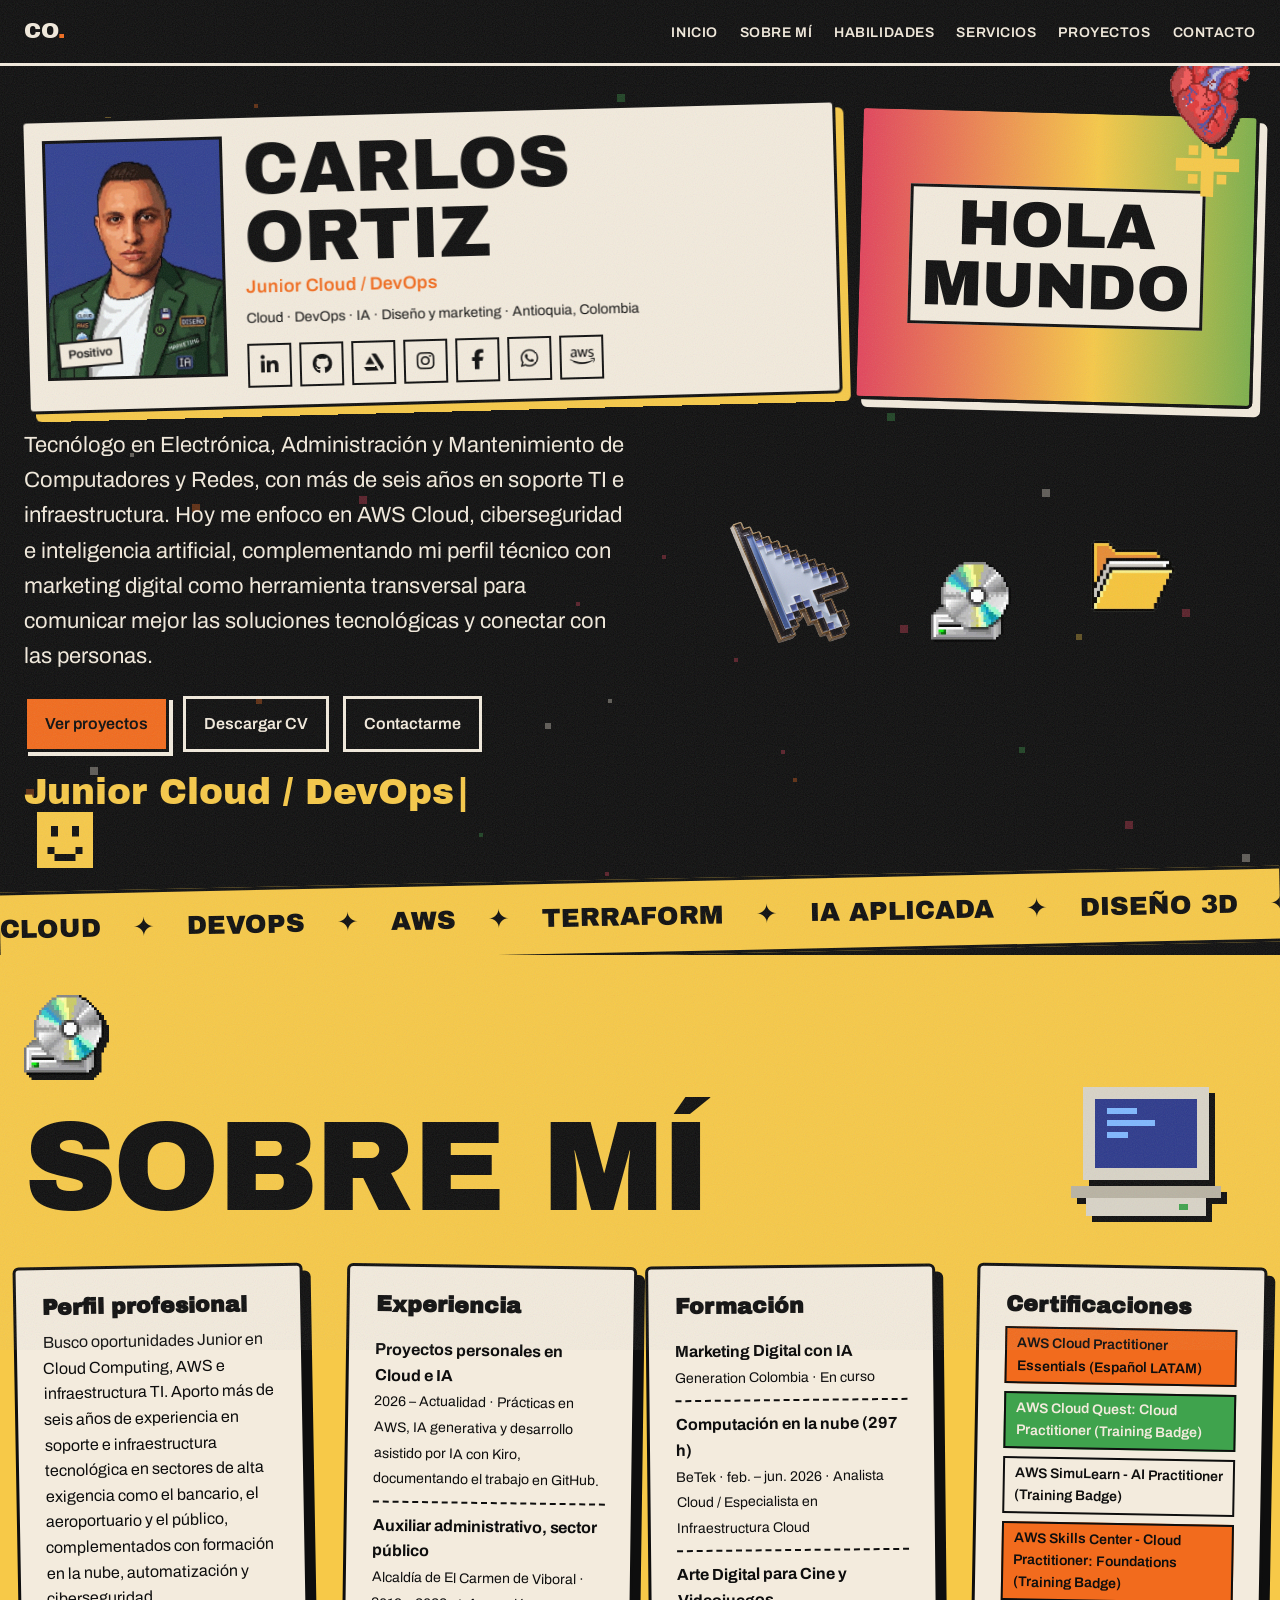
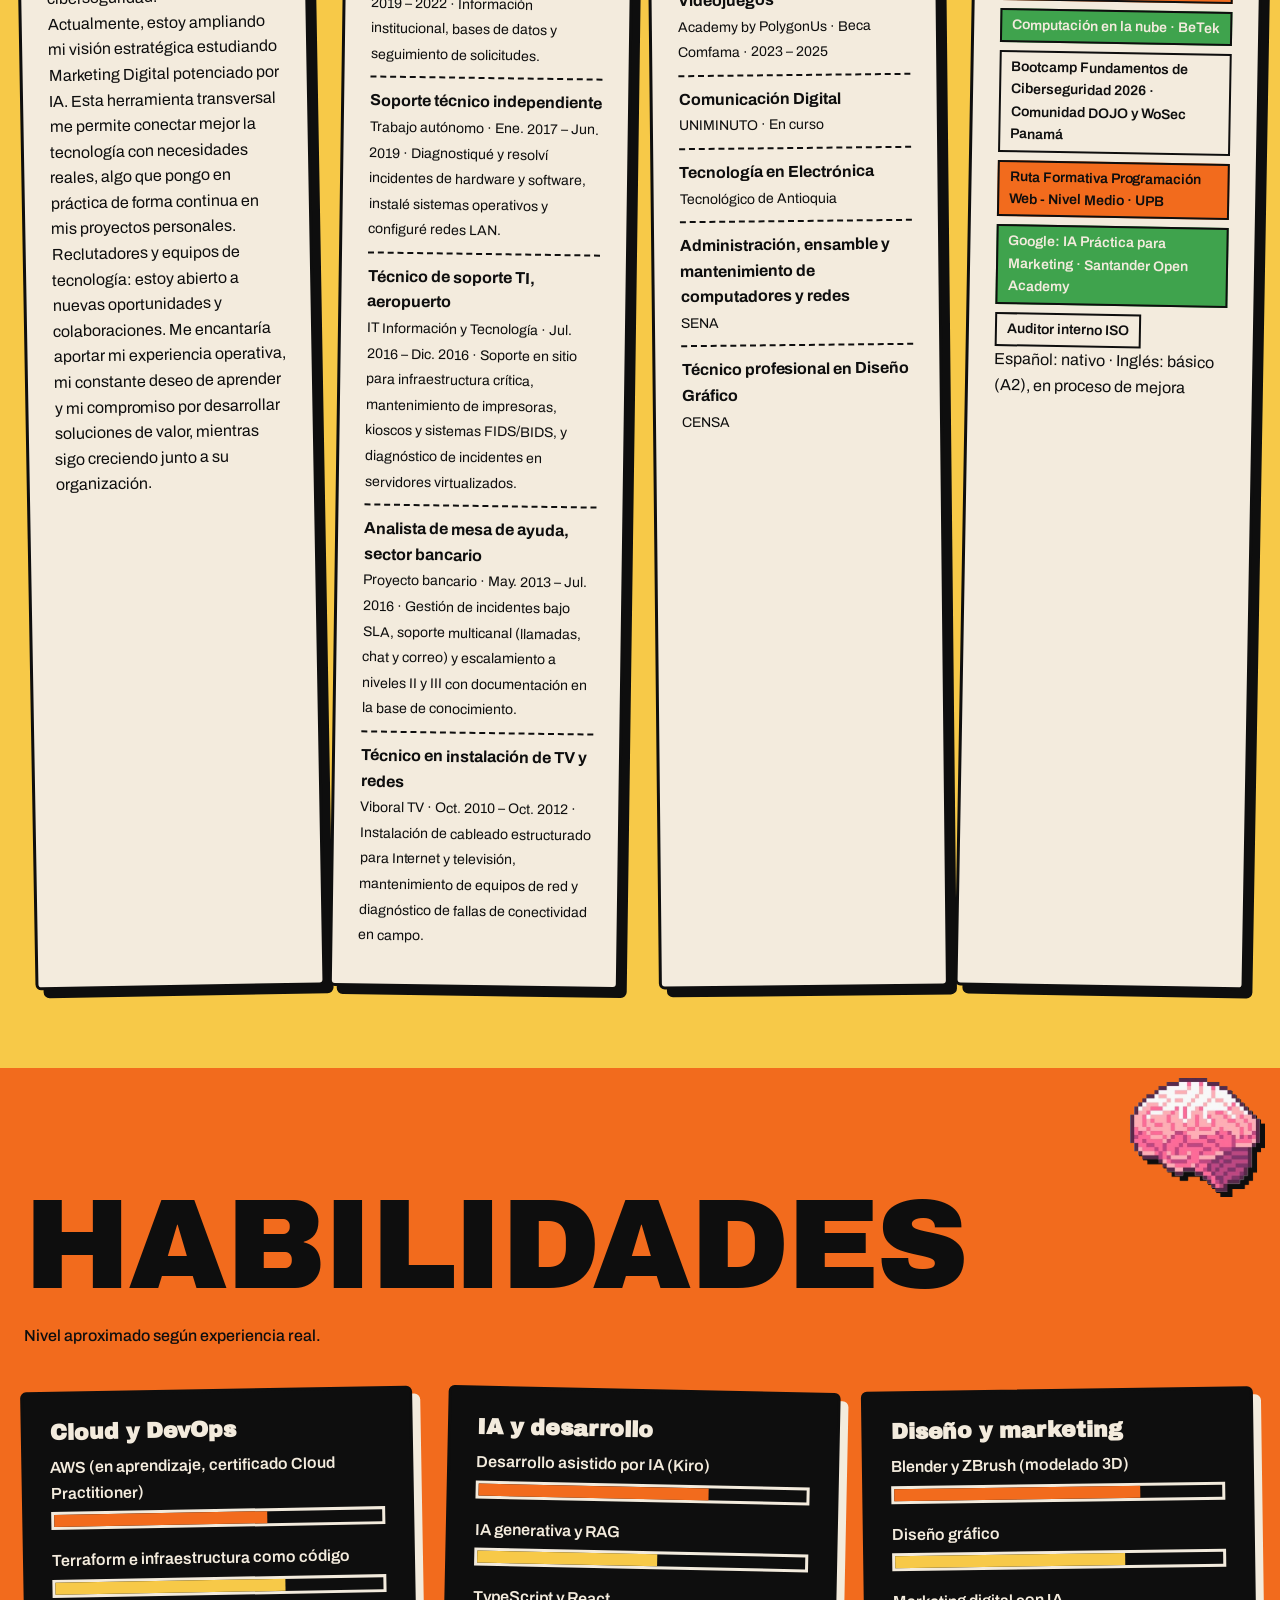
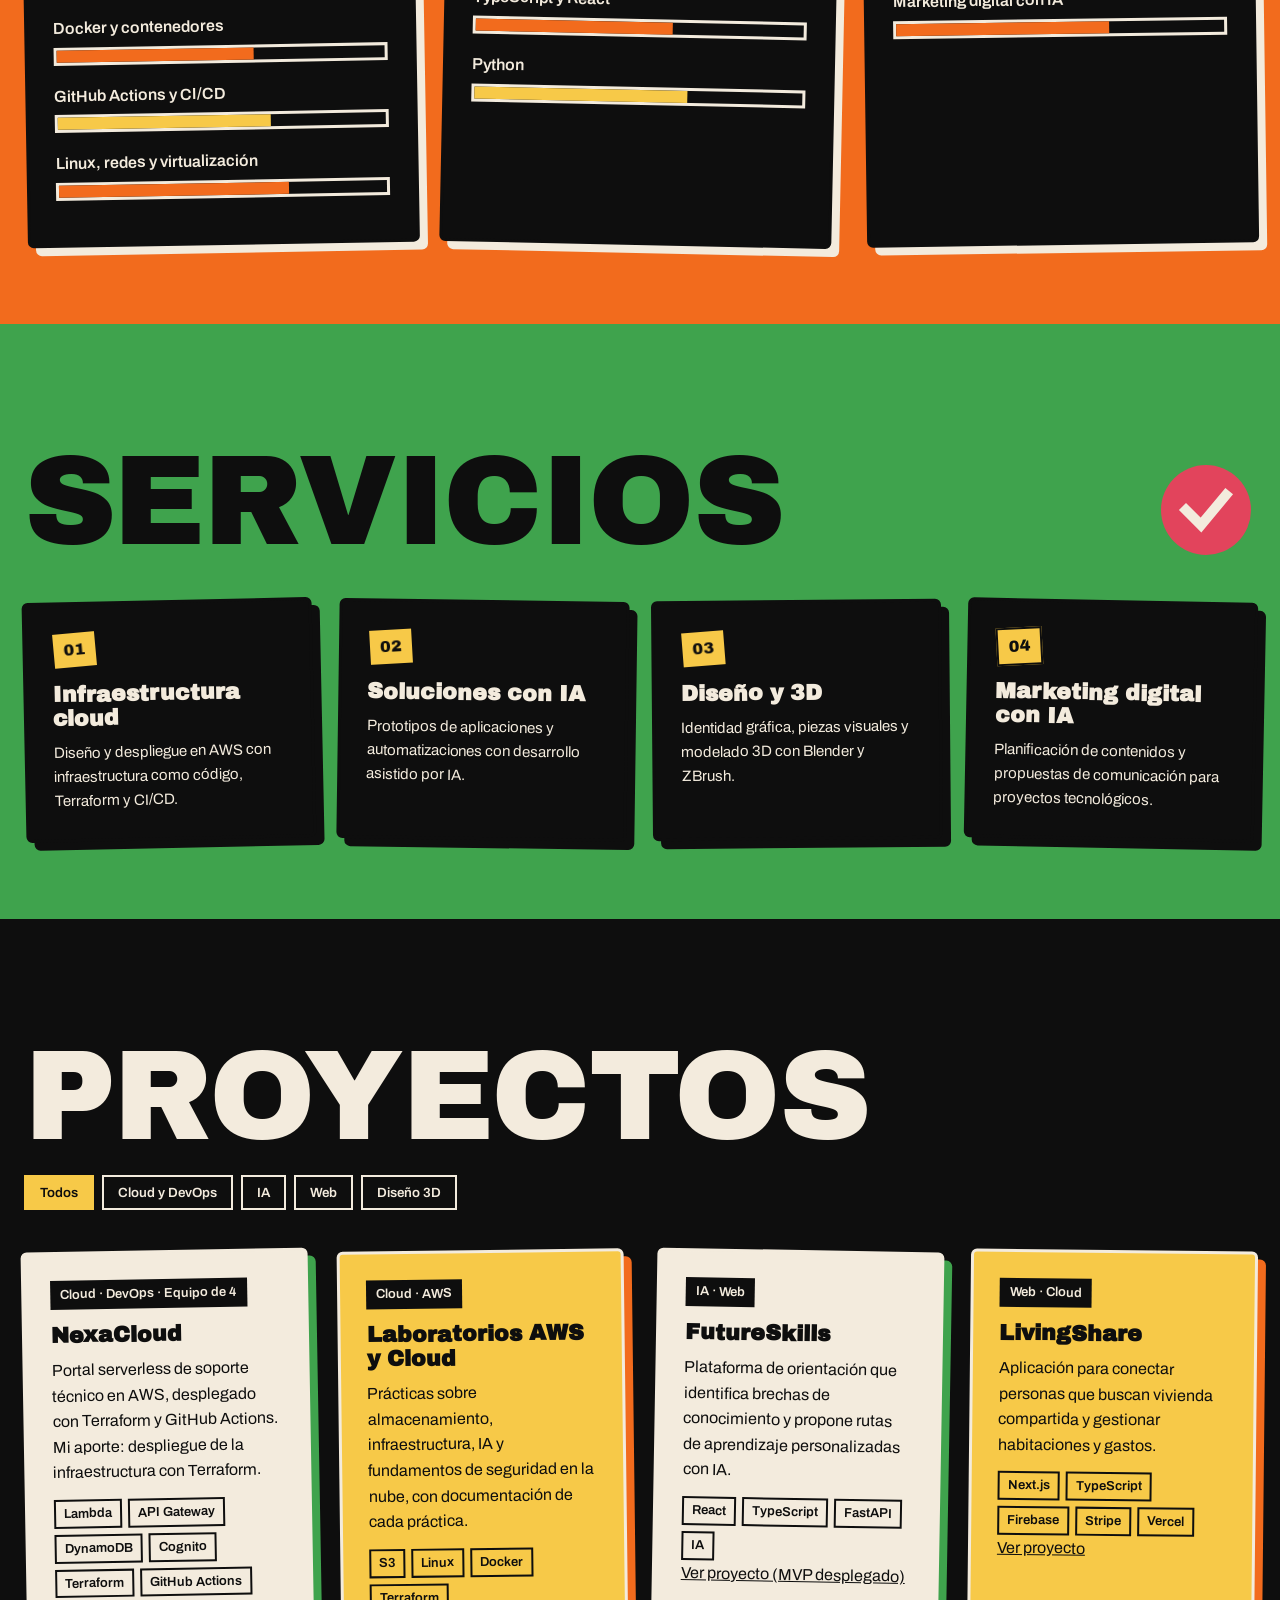
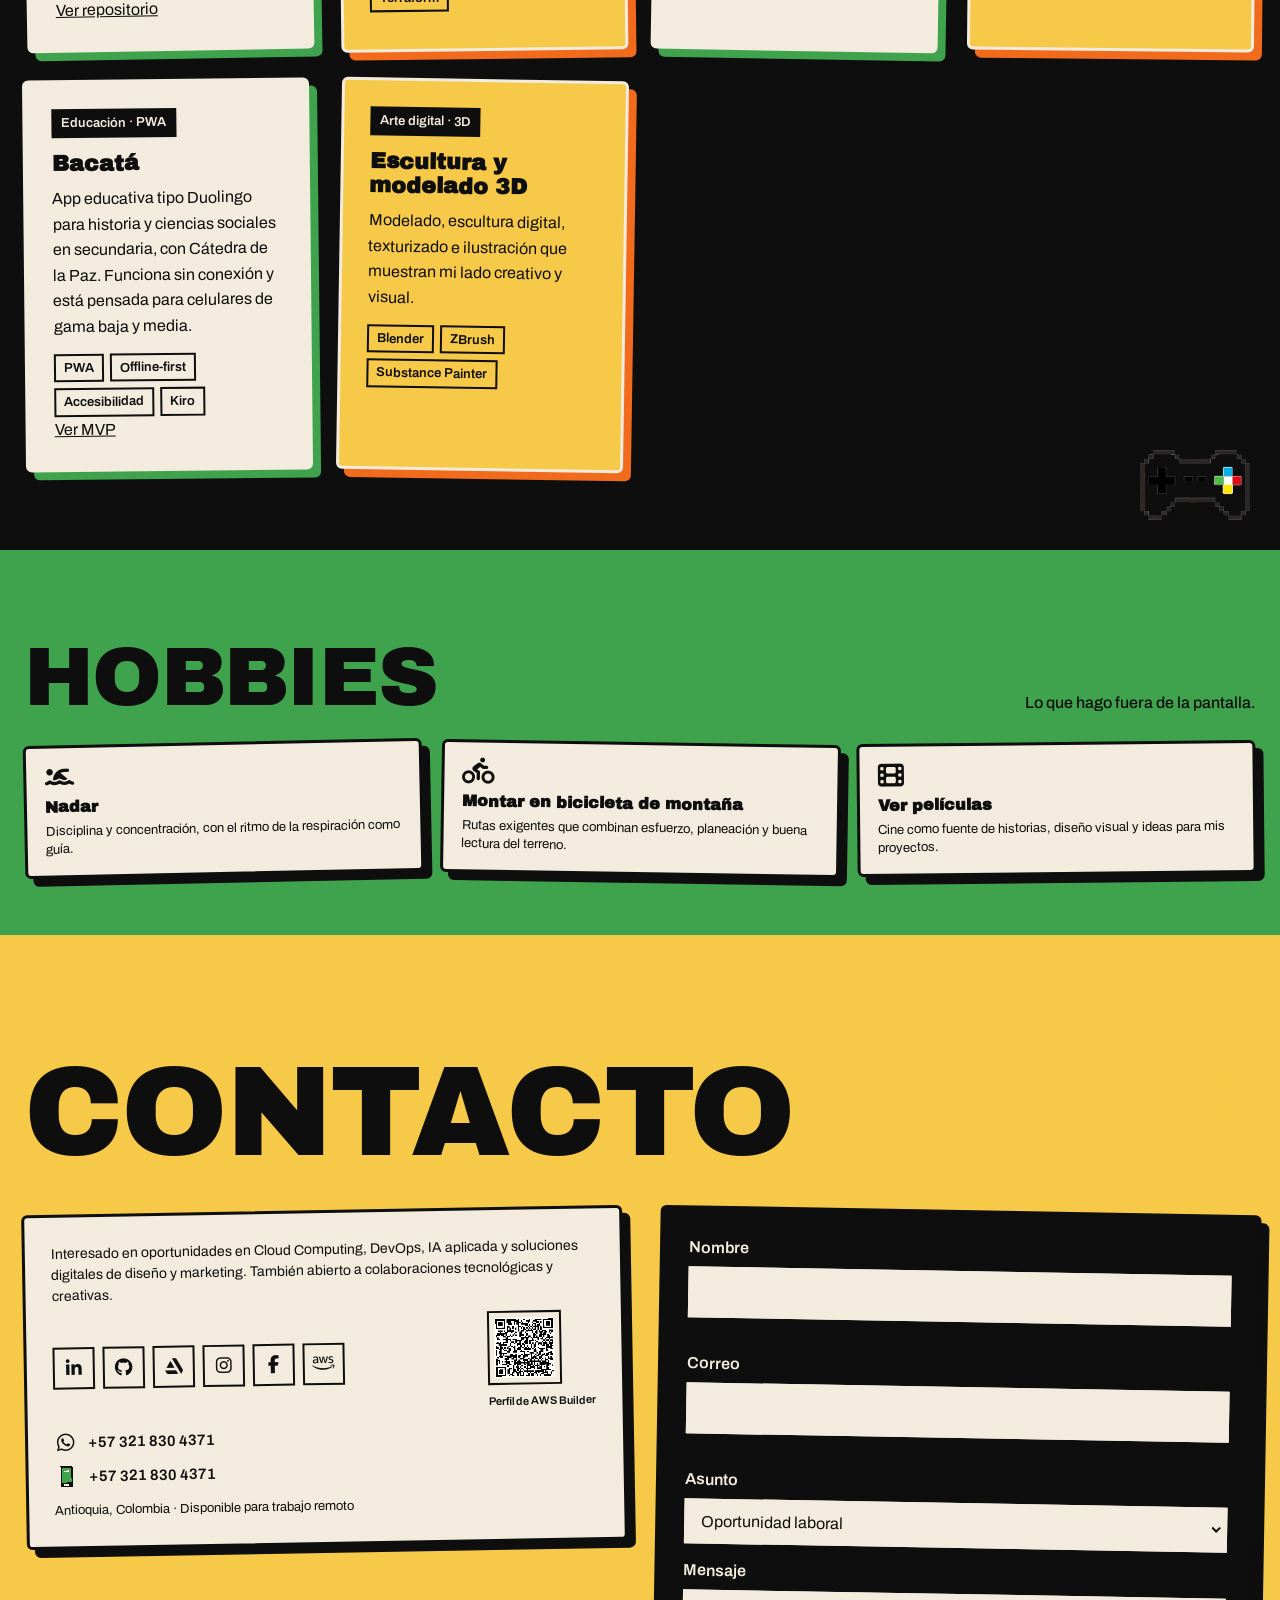
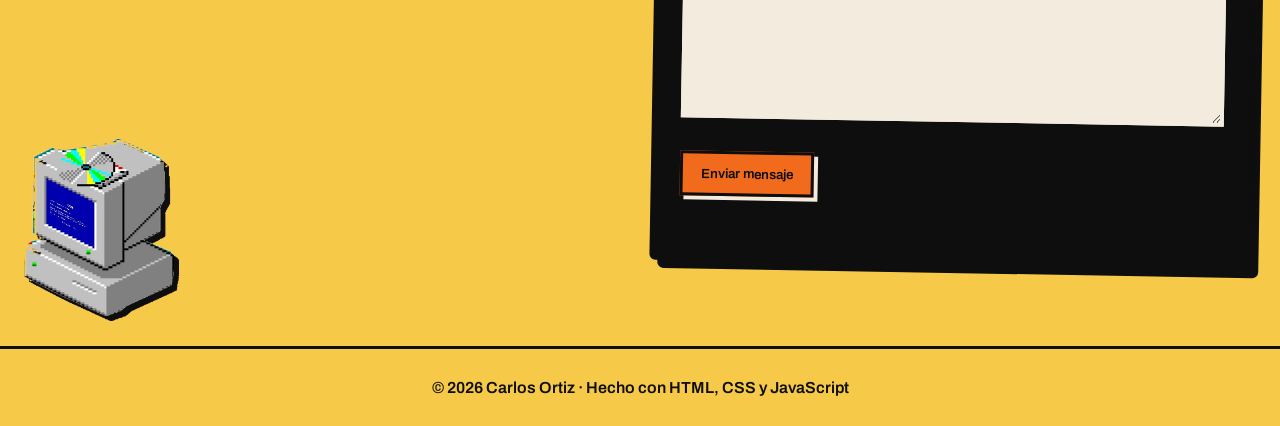
<file: index.html>
<!DOCTYPE html>
<html lang="es">
<head>
  <meta charset="UTF-8">
  <meta name="viewport" content="width=device-width, initial-scale=1.0">
  <meta name="description" content="Portafolio de Carlos Ortiz: Cloud, AWS, infraestructura TI, soporte técnico y soluciones digitales con IA.">
  <title>Carlos Ortiz | Cloud, infraestructura y soporte TI</title>
  <link rel="preconnect" href="https://fonts.googleapis.com">
  <link rel="preconnect" href="https://fonts.gstatic.com" crossorigin>
  <link href="https://fonts.googleapis.com/css2?family=Archivo+Black&family=Archivo:wght@400;500;600&display=swap" rel="stylesheet">
  <link rel="stylesheet" href="https://cdnjs.cloudflare.com/ajax/libs/font-awesome/6.5.2/css/all.min.css">
  <link rel="stylesheet" href="styles.css?v=3">
</head>
<body>
  <!-- Símbolos pixel art reutilizables -->
  <svg width="0" height="0" style="position:absolute" aria-hidden="true">
    <symbol id="pc" viewBox="0 0 120 100">
      <rect x="18" y="8" width="84" height="62" fill="#D9D4C7"/>
      <rect x="26" y="16" width="68" height="46" fill="#2D3A8C"/>
      <rect x="34" y="22" width="20" height="4" fill="#7FB8FF"/>
      <rect x="34" y="30" width="32" height="4" fill="#7FB8FF"/>
      <rect x="34" y="38" width="14" height="4" fill="#7FB8FF"/>
      <rect x="10" y="74" width="100" height="8" fill="#B9B3A3"/>
      <rect x="20" y="82" width="80" height="12" fill="#D9D4C7"/>
      <rect x="82" y="86" width="6" height="4" fill="#3FA34D"/>
    </symbol>
    <symbol id="estrella" viewBox="0 0 20 20">
      <rect x="8" y="0" width="4" height="20" fill="#F7C948"/>
      <rect x="0" y="8" width="20" height="4" fill="#F7C948"/>
      <rect x="4" y="4" width="3" height="3" fill="#F7C948"/>
      <rect x="13" y="4" width="3" height="3" fill="#F7C948"/>
      <rect x="4" y="13" width="3" height="3" fill="#F7C948"/>
      <rect x="13" y="13" width="3" height="3" fill="#F7C948"/>
    </symbol>
    <symbol id="sello" viewBox="0 0 40 40">
      <circle cx="20" cy="20" r="18" fill="#E2445C"/>
      <path d="M12 20 L18 26 L28 14" stroke="#F3EBDD" stroke-width="4" fill="none" stroke-linecap="square"/>
    </symbol>
    <symbol id="teclado" viewBox="0 0 120 50">
      <rect x="4" y="10" width="112" height="34" fill="#D9D4C7"/>
      <rect x="10" y="16" width="100" height="22" fill="#B9B3A3"/>
      <rect x="14" y="19" width="8" height="5" fill="#0E0E0E"/><rect x="26" y="19" width="8" height="5" fill="#0E0E0E"/><rect x="38" y="19" width="8" height="5" fill="#0E0E0E"/><rect x="50" y="19" width="8" height="5" fill="#0E0E0E"/><rect x="62" y="19" width="8" height="5" fill="#0E0E0E"/><rect x="74" y="19" width="8" height="5" fill="#0E0E0E"/><rect x="86" y="19" width="8" height="5" fill="#0E0E0E"/><rect x="98" y="19" width="8" height="5" fill="#0E0E0E"/>
      <rect x="14" y="27" width="8" height="5" fill="#0E0E0E"/><rect x="26" y="27" width="8" height="5" fill="#F26B1D"/><rect x="38" y="27" width="8" height="5" fill="#0E0E0E"/><rect x="50" y="27" width="8" height="5" fill="#0E0E0E"/><rect x="62" y="27" width="8" height="5" fill="#0E0E0E"/><rect x="74" y="27" width="8" height="5" fill="#0E0E0E"/><rect x="86" y="27" width="8" height="5" fill="#3FA34D"/><rect x="98" y="27" width="8" height="5" fill="#0E0E0E"/>
      <rect x="30" y="35" width="60" height="5" fill="#0E0E0E"/>
    </symbol>
    <symbol id="disquete" viewBox="0 0 40 40">
      <rect x="4" y="4" width="32" height="32" fill="#2D3A8C"/>
      <rect x="10" y="4" width="20" height="10" fill="#D9D4C7"/>
      <rect x="22" y="6" width="4" height="6" fill="#2D3A8C"/>
      <rect x="10" y="22" width="20" height="12" fill="#F3EBDD"/>
      <rect x="13" y="26" width="14" height="2" fill="#E2445C"/>
      <rect x="13" y="30" width="10" height="2" fill="#F7C948"/>
    </symbol>
    <symbol id="joystick" viewBox="0 0 40 40">
      <rect x="4" y="30" width="32" height="6" fill="#F26B1D"/>
      <rect x="16" y="20" width="8" height="12" fill="#D9D4C7"/>
      <rect x="12" y="6" width="16" height="4" fill="#E2445C"/>
      <rect x="14" y="10" width="12" height="10" fill="#E2445C"/>
      <rect x="8" y="28" width="6" height="2" fill="#F7C948"/>
      <rect x="26" y="28" width="6" height="2" fill="#3FA34D"/>
    </symbol>
    <symbol id="sonrisa" viewBox="0 0 20 20">
      <rect x="2" y="2" width="16" height="16" fill="#F7C948"/>
      <rect x="6" y="6" width="2" height="3" fill="#0E0E0E"/>
      <rect x="12" y="6" width="2" height="3" fill="#0E0E0E"/>
      <rect x="5" y="12" width="2" height="2" fill="#0E0E0E"/>
      <rect x="7" y="14" width="6" height="2" fill="#0E0E0E"/>
      <rect x="13" y="12" width="2" height="2" fill="#0E0E0E"/>
    </symbol>
    <symbol id="corazon" viewBox="0 0 20 20">
      <rect x="2" y="4" width="6" height="4" fill="#E2445C"/><rect x="12" y="4" width="6" height="4" fill="#E2445C"/>
      <rect x="1" y="6" width="18" height="6" fill="#E2445C"/>
      <rect x="3" y="12" width="14" height="3" fill="#E2445C"/>
      <rect x="6" y="15" width="8" height="2" fill="#E2445C"/>
      <rect x="9" y="17" width="2" height="2" fill="#E2445C"/>
    </symbol>
  <symbol id="celular" viewBox="0 0 20 20">
      <rect x="5" y="1" width="10" height="18" fill="#0E0E0E"/>
      <rect x="6" y="3" width="8" height="12" fill="#3FA34D"/>
      <rect x="8" y="16" width="4" height="2" fill="#F3EBDD"/>
      <rect x="8" y="5" width="4" height="1" fill="#F3EBDD"/>
    </symbol>
  </svg>

  <div class="grano" aria-hidden="true"></div>
  <canvas id="fondo" aria-hidden="true"></canvas>
  <a class="saltar" href="#inicio">Ir al contenido</a>

  <header class="barra" id="barra">
    <a href="#inicio" class="marca">CO<span>.</span></a>
    <button class="menu-toggle" id="menuToggle" aria-expanded="false" aria-controls="navegacion" aria-label="Abrir menú">
      <span></span><span></span>
    </button>
    <nav id="navegacion" class="nav" aria-label="Principal">
      <ul>
        <li><a href="#inicio">Inicio</a></li>
        <li><a href="#sobre-mi">Sobre mí</a></li>
        <li><a href="#habilidades">Habilidades</a></li>
        <li><a href="#servicios">Servicios</a></li>
        <li><a href="#proyectos">Proyectos</a></li>
        <li><a href="#contacto">Contacto</a></li>
      </ul>
    </nav>
  </header>

  <main>
    <!-- INICIO -->
    <section id="inicio" class="inicio">
      <div class="tarjeta-id reveal" data-rot="-1.5">
        <div class="id-foto">
          <img src="foto.jpg" alt="Foto de Carlos Ortiz" onerror="this.style.display='none';this.nextElementSibling.style.display='block'">
          <svg class="id-avatar" viewBox="0 0 8 8" aria-hidden="true" shape-rendering="crispEdges" style="display:none">
            <rect x="2" y="0" width="4" height="2" fill="#2D3A8C"/><rect x="1" y="2" width="6" height="3" fill="#F26B1D"/><rect x="2" y="5" width="4" height="3" fill="#2D3A8C"/>
          </svg>
          <span class="sello-pos">Positivo</span>
        </div>
        <div class="id-datos">
          <p class="id-nombre">CARLOS ORTIZ</p>
          <p class="id-rol">Junior Cloud / DevOps</p>
          <p class="id-linea">Cloud · DevOps · IA · Diseño y marketing · Antioquia, Colombia</p>
          <div class="redes" aria-label="Redes sociales">
            <a href="https://www.linkedin.com/in/carlos-ortizj/" target="_blank" rel="noopener" aria-label="LinkedIn"><i class="fa-brands fa-linkedin-in" aria-hidden="true"></i></a>
            <a href="https://github.com/Caliche008" target="_blank" rel="noopener" aria-label="GitHub"><i class="fa-brands fa-github" aria-hidden="true"></i></a>
            <a href="https://www.artstation.com/calichebeche" target="_blank" rel="noopener" aria-label="ArtStation"><i class="fa-brands fa-artstation" aria-hidden="true"></i></a>
            <a href="https://www.instagram.com/calichebeche" target="_blank" rel="noopener" aria-label="Instagram"><i class="fa-brands fa-instagram" aria-hidden="true"></i></a>
            <a href="https://www.facebook.com/calichebeche/" target="_blank" rel="noopener" aria-label="Facebook"><i class="fa-brands fa-facebook-f" aria-hidden="true"></i></a>
            <a href="https://wa.me/573218304371" target="_blank" rel="noopener" aria-label="WhatsApp"><i class="fa-brands fa-whatsapp" aria-hidden="true"></i></a>
            <a href="https://builder.aws.com/community/@calicheche008" target="_blank" rel="noopener" aria-label="AWS Builder"><i class="fa-brands fa-aws" aria-hidden="true"></i></a>
          </div>
        </div>
      </div>

      <div class="columna-hola">
        <div class="bloque-hola reveal" data-rot="1.5">
        <p>HOLA<br>MUNDO</p>
        <svg class="estrella-girando" aria-hidden="true"><use href="#estrella"/></svg>
      </div>
        <div class="hero-iconos reveal">
        <img src="img/cursor.png" alt="" aria-hidden="true">
        <img src="img/disquete.png" alt="" aria-hidden="true">
        <img src="img/carpeta.png" alt="" aria-hidden="true">
      </div>
      </div>

      <svg class="deco deco-sonrisa" aria-hidden="true"><use href="#sonrisa"/></svg>
      <img class="deco deco-corazon" src="img/corazon.png" alt="" aria-hidden="true">

      <div class="inicio-acciones reveal">
        <p class="sintesis">Tecnólogo en Electrónica, Administración y Mantenimiento de Computadores y Redes, con más de seis años en soporte TI e infraestructura. Hoy me enfoco en AWS Cloud, ciberseguridad e inteligencia artificial, complementando mi perfil técnico con marketing digital como herramienta transversal para comunicar mejor las soluciones tecnológicas y conectar con las personas.</p>
        <div class="acciones">
          <a href="#proyectos" class="boton boton-principal">Ver proyectos</a>
          <a href="cv.pdf" class="boton" download>Descargar CV</a>
          <a href="#contacto" class="boton">Contactarme</a>
        </div>
        <p class="escribiendo" aria-live="polite"><span id="rol-animado"></span><span class="cursor">|</span></p>
      </div>

      <div class="cinta" aria-hidden="true">
        <div class="cinta-pista">
          <span>Cloud</span><span>DevOps</span><span>AWS</span><span>Terraform</span><span>IA aplicada</span><span>Diseño 3D</span><span>Marketing con IA</span>
          <span>Cloud</span><span>DevOps</span><span>AWS</span><span>Terraform</span><span>IA aplicada</span><span>Diseño 3D</span><span>Marketing con IA</span>
        </div>
      </div>
    </section>

    <!-- SOBRE MÍ -->
    <section id="sobre-mi" class="seccion seccion-amarilla">
      <header class="cabecera">
        <h2 class="reveal">Sobre mí</h2>
        <svg class="pc-ilustracion reveal" aria-hidden="true"><use href="#pc"/></svg>
      </header>
      <img class="deco deco-disco" src="img/disquete.png" alt="" aria-hidden="true">
      <div class="rejilla-sobre">
        <article class="bloque-claro reveal" data-rot="-1">
          <h3>Perfil profesional</h3>
          <p>Busco oportunidades Junior en Cloud Computing, AWS e infraestructura TI. Aporto más de seis años de experiencia en soporte e infraestructura tecnológica en sectores de alta exigencia como el bancario, el aeroportuario y el público, complementados con formación en la nube, automatización y ciberseguridad.</p>
          <p>Actualmente, estoy ampliando mi visión estratégica estudiando Marketing Digital potenciado por IA. Esta herramienta transversal me permite conectar mejor la tecnología con necesidades reales, algo que pongo en práctica de forma continua en mis proyectos personales.</p>
          <p>Reclutadores y equipos de tecnología: estoy abierto a nuevas oportunidades y colaboraciones. Me encantaría aportar mi experiencia operativa, mi constante deseo de aprender y mi compromiso por desarrollar soluciones de valor, mientras sigo creciendo junto a su organización.</p>
        </article>
        <article class="bloque-claro reveal" data-rot="0.8">
          <h3>Experiencia</h3>
          <ul class="lista-linea">
            <li><strong>Proyectos personales en Cloud e IA</strong><span>2026 – Actualidad · Prácticas en AWS, IA generativa y desarrollo asistido por IA con Kiro, documentando el trabajo en GitHub.</span></li>
            <li><strong>Auxiliar administrativo, sector público</strong><span>Alcaldía de El Carmen de Viboral · 2019 – 2022 · Información institucional, bases de datos y seguimiento de solicitudes.</span></li>
            <li><strong>Soporte técnico independiente</strong><span>Trabajo autónomo · Ene. 2017 – Jun. 2019 · Diagnostiqué y resolví incidentes de hardware y software, instalé sistemas operativos y configuré redes LAN.</span></li>
            <li><strong>Técnico de soporte TI, aeropuerto</strong><span>IT Información y Tecnología · Jul. 2016 – Dic. 2016 · Soporte en sitio para infraestructura crítica, mantenimiento de impresoras, kioscos y sistemas FIDS/BIDS, y diagnóstico de incidentes en servidores virtualizados.</span></li>
            <li><strong>Analista de mesa de ayuda, sector bancario</strong><span>Proyecto bancario · May. 2013 – Jul. 2016 · Gestión de incidentes bajo SLA, soporte multicanal (llamadas, chat y correo) y escalamiento a niveles II y III con documentación en la base de conocimiento.</span></li>
            <li><strong>Técnico en instalación de TV y redes</strong><span>Viboral TV · Oct. 2010 – Oct. 2012 · Instalación de cableado estructurado para Internet y televisión, mantenimiento de equipos de red y diagnóstico de fallas de conectividad en campo.</span></li>
          </ul>
        </article>
        <article class="bloque-claro reveal" data-rot="-0.6">
          <h3>Formación</h3>
          <ul class="lista-linea">
            <li><strong>Marketing Digital con IA</strong><span>Generation Colombia · En curso</span></li>
            <li><strong>Computación en la nube (297 h)</strong><span>BeTek · feb. – jun. 2026 · Analista Cloud / Especialista en Infraestructura Cloud</span></li>
            <li><strong>Arte Digital para Cine y Videojuegos</strong><span>Academy by PolygonUs · Beca Comfama · 2023 – 2025</span></li>
            <li><strong>Comunicación Digital</strong><span>UNIMINUTO · En curso</span></li>
            <li><strong>Tecnología en Electrónica</strong><span>Tecnológico de Antioquia</span></li>
            <li><strong>Administración, ensamble y mantenimiento de computadores y redes</strong><span>SENA</span></li>
            <li><strong>Técnico profesional en Diseño Gráfico</strong><span>CENSA</span></li>
          </ul>
        </article>
        <article class="bloque-claro reveal" data-rot="1">
          <h3>Certificaciones</h3>
          <div class="etiquetas">
            <span>AWS Cloud Practitioner Essentials (Español LATAM)</span><span>AWS Cloud Quest: Cloud Practitioner (Training Badge)</span><span>AWS SimuLearn - AI Practitioner (Training Badge)</span><span>AWS Skills Center - Cloud Practitioner: Foundations (Training Badge)</span><span>Computación en la nube · BeTek</span><span>Bootcamp Fundamentos de Ciberseguridad 2026 · Comunidad DOJO y WoSec Panamá</span><span>Ruta Formativa Programación Web - Nivel Medio · UPB</span><span>Google: IA Práctica para Marketing · Santander Open Academy</span><span>Auditor interno ISO</span>
          </div>
          <p class="idiomas">Español: nativo · Inglés: básico (A2), en proceso de mejora</p>
        </article>
      </div>
    </section>

    <!-- HABILIDADES -->
    <section id="habilidades" class="seccion seccion-naranja">
      <header class="cabecera">
        <h2 class="reveal">Habilidades</h2>
        <p class="reveal">Nivel aproximado según experiencia real.</p>
      </header>
      <img class="deco deco-cerebro" src="img/cerebro.png" alt="" aria-hidden="true">
      <div class="rejilla-habilidades">
        <div class="bloque-oscuro reveal" data-rot="-1">
          <h3>Cloud y DevOps</h3>
          <div class="barra-skill" data-nivel="65"><span>AWS (en aprendizaje, certificado Cloud Practitioner)</span><div><i></i></div></div>
          <div class="barra-skill" data-nivel="70"><span>Terraform e infraestructura como código</span><div><i></i></div></div>
          <div class="barra-skill" data-nivel="60"><span>Docker y contenedores</span><div><i></i></div></div>
          <div class="barra-skill" data-nivel="65"><span>GitHub Actions y CI/CD</span><div><i></i></div></div>
          <div class="barra-skill" data-nivel="70"><span>Linux, redes y virtualización</span><div><i></i></div></div>
        </div>
        <div class="bloque-oscuro reveal" data-rot="1.2">
          <h3>IA y desarrollo</h3>
          <div class="barra-skill" data-nivel="70"><span>Desarrollo asistido por IA (Kiro)</span><div><i></i></div></div>
          <div class="barra-skill" data-nivel="55"><span>IA generativa y RAG</span><div><i></i></div></div>
          <div class="barra-skill" data-nivel="60"><span>TypeScript y React</span><div><i></i></div></div>
          <div class="barra-skill" data-nivel="65"><span>Python</span><div><i></i></div></div>
        </div>
        <div class="bloque-oscuro reveal" data-rot="-0.8">
          <h3>Diseño y marketing</h3>
          <div class="barra-skill" data-nivel="75"><span>Blender y ZBrush (modelado 3D)</span><div><i></i></div></div>
          <div class="barra-skill" data-nivel="70"><span>Diseño gráfico</span><div><i></i></div></div>
          <div class="barra-skill" data-nivel="65"><span>Marketing digital con IA</span><div><i></i></div></div>
        </div>
      </div>
    </section>

    <!-- SERVICIOS -->
    <section id="servicios" class="seccion seccion-verde">
      <header class="cabecera">
        <h2 class="reveal">Servicios</h2>
        <svg class="sello-girando" aria-hidden="true"><use href="#sello"/></svg>
      </header>
      <div class="rejilla-servicios">
        <article class="servicio reveal" data-rot="-1.2"><span class="etiqueta-sello">01</span><h3>Infraestructura cloud</h3><p>Diseño y despliegue en AWS con infraestructura como código, Terraform y CI/CD.</p></article>
        <article class="servicio reveal" data-rot="0.8"><span class="etiqueta-sello">02</span><h3>Soluciones con IA</h3><p>Prototipos de aplicaciones y automatizaciones con desarrollo asistido por IA.</p></article>
        <article class="servicio reveal" data-rot="-0.5"><span class="etiqueta-sello">03</span><h3>Diseño y 3D</h3><p>Identidad gráfica, piezas visuales y modelado 3D con Blender y ZBrush.</p></article>
        <article class="servicio reveal" data-rot="1.1"><span class="etiqueta-sello">04</span><h3>Marketing digital con IA</h3><p>Planificación de contenidos y propuestas de comunicación para proyectos tecnológicos.</p></article>
      </div>
    </section>

    <!-- PROYECTOS -->
    <section id="proyectos" class="seccion seccion-oscura">
      <header class="cabecera">
        <h2 class="reveal">Proyectos</h2>
        <div class="filtros" role="group" aria-label="Filtrar proyectos">
          <button class="filtro activo" data-filtro="todos">Todos</button>
          <button class="filtro" data-filtro="cloud">Cloud y DevOps</button>
          <button class="filtro" data-filtro="ia">IA</button>
          <button class="filtro" data-filtro="web">Web</button>
          <button class="filtro" data-filtro="arte">Diseño 3D</button>
        </div>
      </header>
      <img class="deco deco-joystick" src="img/control.png" alt="" aria-hidden="true">
      <div class="rejilla-proyectos">
        <article class="proyecto reveal" data-categoria="cloud" data-rot="-1">
          <span class="proyecto-tag">Cloud · DevOps · Equipo de 4</span>
          <h3>NexaCloud</h3>
          <p>Portal serverless de soporte técnico en AWS, desplegado con Terraform y GitHub Actions. Mi aporte: despliegue de la infraestructura con Terraform.</p>
          <ul class="stack"><li>Lambda</li><li>API Gateway</li><li>DynamoDB</li><li>Cognito</li><li>Terraform</li><li>GitHub Actions</li></ul>
          <a class="proyecto-enlace" href="https://github.com/Caliche008/NexaCloud" target="_blank" rel="noopener">Ver repositorio</a>
        </article>
        <article class="proyecto reveal" data-categoria="cloud" data-rot="-0.7">
          <span class="proyecto-tag">Cloud · AWS</span>
          <h3>Laboratorios AWS y Cloud</h3>
          <p>Prácticas sobre almacenamiento, infraestructura, IA y fundamentos de seguridad en la nube, con documentación de cada práctica.</p>
          <ul class="stack"><li>S3</li><li>Linux</li><li>Docker</li><li>Terraform</li></ul>
        </article>
        <article class="proyecto reveal" data-categoria="ia web" data-rot="1">
          <span class="proyecto-tag">IA · Web</span>
          <h3>FutureSkills</h3>
          <p>Plataforma de orientación que identifica brechas de conocimiento y propone rutas de aprendizaje personalizadas con IA.</p>
          <ul class="stack"><li>React</li><li>TypeScript</li><li>FastAPI</li><li>IA</li></ul>
          <a class="proyecto-enlace" href="https://future-skills-puce.vercel.app/" target="_blank" rel="noopener">Ver proyecto (MVP desplegado)</a>
        </article>
        <article class="proyecto reveal" data-categoria="web cloud" data-rot="0.6">
          <span class="proyecto-tag">Web · Cloud</span>
          <h3>LivingShare</h3>
          <p>Aplicación para conectar personas que buscan vivienda compartida y gestionar habitaciones y gastos.</p>
          <ul class="stack"><li>Next.js</li><li>TypeScript</li><li>Firebase</li><li>Stripe</li><li>Vercel</li></ul>
          <a class="proyecto-enlace" href="https://living-share-kiro.vercel.app/login" target="_blank" rel="noopener">Ver proyecto</a>
        </article>
        <article class="proyecto reveal" data-categoria="web" data-rot="-0.6">
          <span class="proyecto-tag">Educación · PWA</span>
          <h3>Bacatá</h3>
          <p>App educativa tipo Duolingo para historia y ciencias sociales en secundaria, con Cátedra de la Paz. Funciona sin conexión y está pensada para celulares de gama baja y media.</p>
          <ul class="stack"><li>PWA</li><li>Offline-first</li><li>Accesibilidad</li><li>Kiro</li></ul>
          <a class="proyecto-enlace" href="https://caliche008.github.io/bacata/" target="_blank" rel="noopener">Ver MVP</a>
        </article>
        <article class="proyecto reveal" data-categoria="arte" data-rot="0.9">
          <span class="proyecto-tag">Arte digital · 3D</span>
          <h3>Escultura y modelado 3D</h3>
          <p>Modelado, escultura digital, texturizado e ilustración que muestran mi lado creativo y visual.</p>
          <ul class="stack"><li>Blender</li><li>ZBrush</li><li>Substance Painter</li></ul>
        </article>
      </div>
    </section>

    <!-- CONTACTO -->
    <!-- HOBBIES -->
    <section id="hobbies" class="seccion seccion-verde">
      <header class="cabecera">
        <h2 class="reveal">Hobbies</h2>
        <p class="reveal">Lo que hago fuera de la pantalla.</p>
      </header>
      <div class="rejilla-hobbies">
        <article class="bloque-claro reveal" data-rot="-1.2">
          <i class="fa-solid fa-person-swimming hobby-icono" aria-hidden="true"></i>
          <h3>Nadar</h3>
          <p>Disciplina y concentración, con el ritmo de la respiración como guía.</p>
        </article>
        <article class="bloque-claro reveal" data-rot="0.9">
          <i class="fa-solid fa-person-biking hobby-icono" aria-hidden="true"></i>
          <h3>Montar en bicicleta de montaña</h3>
          <p>Rutas exigentes que combinan esfuerzo, planeación y buena lectura del terreno.</p>
        </article>
        <article class="bloque-claro reveal" data-rot="-0.6">
          <i class="fa-solid fa-film hobby-icono" aria-hidden="true"></i>
          <h3>Ver películas</h3>
          <p>Cine como fuente de historias, diseño visual y ideas para mis proyectos.</p>
        </article>
      </div>
    </section>

    <section id="contacto" class="seccion seccion-amarilla contacto">
      <header class="cabecera">
        <h2 class="reveal">Contacto</h2>
        <svg class="estrella-girando" aria-hidden="true"><use href="#estrella"/></svg>
      </header>
      <img class="deco deco-computadora" src="img/computadora.png" alt="" aria-hidden="true">
      <div class="contacto-grid">
        <div class="medios reveal" data-rot="-1">
          <p class="descripcion">Interesado en oportunidades en Cloud Computing, DevOps, IA aplicada y soluciones digitales de diseño y marketing. También abierto a colaboraciones tecnológicas y creativas.</p>
          <div class="fila-contacto">
            <div class="iconos">
              <a href="https://www.linkedin.com/in/carlos-ortizj/" target="_blank" rel="noopener" aria-label="LinkedIn"><i class="fa-brands fa-linkedin-in" aria-hidden="true"></i></a>
              <a href="https://github.com/Caliche008" target="_blank" rel="noopener" aria-label="GitHub"><i class="fa-brands fa-github" aria-hidden="true"></i></a>
              <a href="https://www.artstation.com/calichebeche" target="_blank" rel="noopener" aria-label="ArtStation"><i class="fa-brands fa-artstation" aria-hidden="true"></i></a>
              <a href="https://www.instagram.com/calichebeche" target="_blank" rel="noopener" aria-label="Instagram"><i class="fa-brands fa-instagram" aria-hidden="true"></i></a>
              <a href="https://www.facebook.com/calichebeche/" target="_blank" rel="noopener" aria-label="Facebook"><i class="fa-brands fa-facebook-f" aria-hidden="true"></i></a>
              <a href="https://builder.aws.com/community/@calicheche008" target="_blank" rel="noopener" aria-label="AWS Builder"><i class="fa-brands fa-aws" aria-hidden="true"></i></a>
            </div>
            <figure class="qr">
              <a href="https://builder.aws.com/community/@calicheche008" target="_blank" rel="noopener">
                <img src="img/qr-builder.png" alt="Código QR del perfil de AWS Builder" width="60" height="60">
              </a>
              <figcaption>Perfil de AWS Builder</figcaption>
            </figure>
          </div>
          <div class="contacto-directo">
            <a class="contacto-link" href="https://wa.me/573218304371" target="_blank" rel="noopener"><i class="fa-brands fa-whatsapp" aria-hidden="true"></i><span>+57 321 830 4371</span></a>
            <a class="contacto-link" href="tel:+573218304371"><svg class="icono-pixel" viewBox="0 0 20 20" aria-hidden="true" shape-rendering="crispEdges"><use href="#celular"/></svg><span>+57 321 830 4371</span></a>
          </div>
          <p class="ubicacion">Antioquia, Colombia · Disponible para trabajo remoto</p>
        </div>
        <form id="formulario" class="formulario reveal" data-rot="1" novalidate>
          <div class="campo">
            <label for="nombre">Nombre</label>
            <input type="text" id="nombre" name="nombre" autocomplete="name" required>
            <small class="error" id="error-nombre"></small>
          </div>
          <div class="campo">
            <label for="correo">Correo</label>
            <input type="email" id="correo" name="correo" autocomplete="email" required>
            <small class="error" id="error-correo"></small>
          </div>
          <div class="campo">
            <label for="asunto">Asunto</label>
            <select id="asunto" name="asunto">
              <option value="Oportunidad laboral">Oportunidad laboral</option>
              <option value="Cloud y AWS">Cloud y AWS</option>
              <option value="Infraestructura TI">Infraestructura TI</option>
              <option value="Colaboración">Colaboración</option>
              <option value="Otro">Otro</option>
            </select>
          </div>
          <div class="campo">
            <label for="mensaje">Mensaje</label>
            <textarea id="mensaje" name="mensaje" rows="4" required></textarea>
            <small class="error" id="error-mensaje"></small>
          </div>
          <button type="submit" class="boton boton-principal">Enviar mensaje</button>
          <p class="estado" id="estado" role="status" aria-live="polite"></p>
        </form>
      </div>
    </section>
  </main>

  <footer class="pie">
    <p>© <span id="anio"></span> Carlos Ortiz · Hecho con HTML, CSS y JavaScript</p>
  </footer>

  <script src="script.js?v=3"></script>
</body>
</html>
</file>
<file: styles.css>
:root {
  --negro: #0E0E0E;
  --crema: #F3EBDD;
  --amarillo: #F7C948;
  --naranja: #F26B1D;
  --verde: #3FA34D;
  --azul: #2D3A8C;
  --rojo: #E2445C;
  --tipo-display: "Archivo Black", Impact, sans-serif;
  --tipo-texto: "Archivo", Arial, sans-serif;
}

* { box-sizing: border-box; margin: 0; padding: 0; }
html { scroll-behavior: smooth; scroll-padding-top: 90px; }
body {
  background: var(--negro);
  color: var(--crema);
  font-family: var(--tipo-texto);
  font-size: 16px;
  line-height: 1.6;
  overflow-x: hidden;
}
img { max-width: 100%; display: block; }
a { color: inherit; }
:focus-visible { outline: 3px solid var(--amarillo); outline-offset: 3px; }

/* Textura de grano sobre toda la página */
.grano {
  position: fixed; inset: -50%; pointer-events: none; z-index: 50; opacity: 0.12;
  background-image: url("data:image/svg+xml,%3Csvg xmlns='http://www.w3.org/2000/svg' width='160' height='160'%3E%3Cfilter id='n'%3E%3CfeTurbulence type='fractalNoise' baseFrequency='.9' numOctaves='2' stitchTiles='stitch'/%3E%3C/filter%3E%3Crect width='100%25' height='100%25' filter='url(%23n)'/%3E%3C/svg%3E");
  animation: parpadeo-grano 0.6s steps(4) infinite;
}
@keyframes parpadeo-grano {
  0% { transform: translate(0, 0); }
  25% { transform: translate(-3%, 2%); }
  50% { transform: translate(2%, -3%); }
  75% { transform: translate(-2%, -1%); }
  100% { transform: translate(0, 0); }
}

#fondo { position: fixed; inset: 0; width: 100%; height: 100%; z-index: -1; pointer-events: none; opacity: 0.35; }

.saltar {
  position: absolute; left: -999px; top: 0; background: var(--amarillo); color: var(--negro); padding: 8px 12px; z-index: 100;
}
.saltar:focus { left: 12px; top: 12px; }

/* ---------- Barra ---------- */
.barra {
  position: fixed; top: 0; left: 0; right: 0; z-index: 40;
  display: flex; justify-content: space-between; align-items: center;
  padding: 14px 24px; background: var(--negro); border-bottom: 3px solid var(--crema);
}
.marca { font-family: var(--tipo-display); font-size: 22px; text-decoration: none; }
.marca span { color: var(--naranja); }
.nav ul { list-style: none; display: flex; gap: 22px; }
.nav a { text-decoration: none; font-weight: 600; font-size: 14px; text-transform: uppercase; letter-spacing: 0.04em; }
.nav a:hover { color: var(--amarillo); }
.menu-toggle { display: none; background: none; border: 0; cursor: pointer; width: 36px; height: 30px; flex-direction: column; justify-content: space-between; }
.menu-toggle span { height: 3px; background: var(--crema); display: block; }

/* ---------- Títulos y botones ---------- */
h1, h2, .id-nombre, .bloque-hola p, .marca { font-family: var(--tipo-display); font-weight: 400; }
h2 { font-size: clamp(56px, 10vw, 128px); line-height: 0.9; letter-spacing: -0.02em; text-transform: uppercase; }
h3 { font-family: var(--tipo-display); font-size: 22px; line-height: 1.1; margin-bottom: 10px; }

.boton {
  display: inline-block; padding: 12px 18px; border: 3px solid var(--crema); text-decoration: none;
  font-weight: 600; background: transparent; color: var(--crema); cursor: pointer; font-family: var(--tipo-texto);
  transition: transform 0.2s, background 0.2s, color 0.2s;
}
.boton:hover { transform: translate(-3px, -3px); box-shadow: 4px 4px 0 var(--crema); }
.boton-principal { background: var(--naranja); border-color: var(--negro); color: var(--negro); box-shadow: 4px 4px 0 var(--crema); }
.boton-principal:hover { box-shadow: 7px 7px 0 var(--crema); }

/* ---------- Secciones de color ---------- */
.seccion { padding: 120px 24px 80px; position: relative; overflow: hidden; }
.seccion-amarilla { background: var(--amarillo); color: var(--negro); }
.seccion-naranja { background: var(--naranja); color: var(--negro); }
.seccion-verde { background: var(--verde); color: var(--negro); }
.seccion-oscura { background: var(--negro); }
.cabecera { display: flex; justify-content: space-between; align-items: flex-end; flex-wrap: wrap; gap: 20px; margin-bottom: 40px; position: relative; }
.cabecera p { font-weight: 500; max-width: 340px; }

/* ---------- Inicio ---------- */
.inicio {
  min-height: 100vh; padding: 110px 24px 0; display: grid;
  grid-template-columns: repeat(12, minmax(0, 1fr)); gap: 18px; align-content: start;
}
.tarjeta-id {
  grid-column: 1 / span 8; background: var(--crema); color: var(--negro); border: 3px solid var(--negro);
  display: grid; grid-template-columns: 180px 1fr; gap: 20px; padding: 18px; border-radius: 6px;
  transform: rotate(-1.5deg); box-shadow: 8px 8px 0 var(--amarillo);
}
.id-foto { position: relative; background: var(--azul); aspect-ratio: 3 / 4; overflow: hidden; border: 3px solid var(--negro); }
.id-foto img {
  width: 100%; height: 100%; object-fit: cover;
  filter: none; mix-blend-mode: normal;
}
.id-avatar { width: 100%; height: 100%; }
.sello-pos {
  position: absolute; bottom: 10px; left: 8px; background: var(--crema); color: var(--negro);
  border: 2px solid var(--negro); padding: 2px 8px; font-weight: 600; font-size: 12px; transform: rotate(-4deg);
}
.id-nombre { font-size: clamp(36px, 6vw, 72px); line-height: 0.95; }
.id-rol { font-weight: 600; font-size: 18px; color: var(--naranja); }
.id-linea { font-size: 14px; margin: 6px 0 14px; }
.redes { display: flex; flex-wrap: wrap; gap: 8px; }
.redes a {
  border: 2px solid var(--negro); padding: 4px 10px; text-decoration: none; font-weight: 600; font-size: 13px;
  transition: background 0.2s, transform 0.2s;
}
.redes a:hover { background: var(--amarillo); transform: rotate(-3deg); }

.bloque-hola {
  grid-column: 9 / span 4; background: linear-gradient(90deg, var(--rojo), var(--amarillo), var(--verde), #3D7BD9, #8B5CF6, var(--rojo));
  background-size: 300% 100%; animation: arcoiris 8s linear infinite;
  border: 3px solid var(--negro); padding: 22px; position: relative; transform: rotate(1.5deg);
  box-shadow: 8px 8px 0 var(--crema); border-radius: 6px; min-height: 260px; display: flex; align-items: flex-end;
}
.bloque-hola p { background: var(--crema); color: var(--negro); padding: 6px 10px; font-size: clamp(40px, 5vw, 64px); line-height: 0.95; border: 3px solid var(--negro); }
@keyframes arcoiris { to { background-position: 300% 0; } }
.estrella-girando { position: absolute; top: 16px; right: 16px; width: 56px; height: 56px; animation: girar 6s linear infinite; }
.estrella-girando use { color: var(--amarillo); }
.bloque-hola .estrella-girando { width: 64px; height: 64px; }
@keyframes girar { to { transform: rotate(360deg); } }

.inicio-acciones { grid-column: 1 / span 9; padding: 10px 0 30px; }
.sintesis { font-size: clamp(18px, 2vw, 22px); max-width: 620px; margin-bottom: 22px; }
.acciones { display: flex; gap: 14px; flex-wrap: wrap; margin-bottom: 22px; }
.escribiendo { font-family: var(--tipo-display); font-size: clamp(22px, 3vw, 36px); color: var(--amarillo); min-height: 1.4em; }
.cursor { animation: parpadeo 1s steps(1) infinite; margin-left: 4px; }
@keyframes parpadeo { 50% { opacity: 0; } }

.cinta {
  grid-column: 1 / -1; margin: 40px -24px 0; background: var(--amarillo); color: var(--negro);
  border-top: 3px solid var(--negro); border-bottom: 3px solid var(--negro); transform: rotate(-1.2deg); overflow: hidden;
}
.cinta-pista { display: flex; gap: 32px; white-space: nowrap; padding: 14px 0; animation: cinta 22s linear infinite; font-family: var(--tipo-display); font-size: 26px; text-transform: uppercase; }
.cinta-pista span::after { content: "✦"; margin-left: 32px; }
@keyframes cinta { to { transform: translateX(-50%); } }

/* ---------- Bloques claros y oscuros ---------- */
.rejilla-sobre { display: grid; grid-template-columns: repeat(auto-fit, minmax(260px, 1fr)); gap: 24px; }
.bloque-claro, .bloque-oscuro {
  padding: 26px; border: 3px solid var(--negro); border-radius: 6px; position: relative;
  transform: rotate(var(--r, 0deg)); transition: transform 0.3s;
}
.bloque-claro { background: var(--crema); color: var(--negro); box-shadow: 8px 8px 0 var(--negro); }
.bloque-oscuro { background: var(--negro); color: var(--crema); box-shadow: 8px 8px 0 var(--crema); }
.bloque-claro:hover, .bloque-oscuro:hover { transform: rotate(0deg) translateY(-4px); }
.lista-linea { list-style: none; }
.lista-linea li { padding: 10px 0; border-bottom: 2px dashed var(--negro); }
.lista-linea li:last-child { border-bottom: 0; }
.lista-linea strong { display: block; }
.lista-linea span { font-size: 14px; }
.etiquetas { display: flex; flex-wrap: wrap; gap: 8px; }
.etiquetas span { background: var(--naranja); color: var(--negro); border: 2px solid var(--negro); padding: 4px 10px; font-weight: 600; font-size: 14px; }
.etiquetas span:nth-child(3n+2) { background: var(--verde); color: var(--crema); }
.etiquetas span:nth-child(3n+3) { background: var(--crema); }

.pc-ilustracion {
  width: clamp(140px, 18vw, 220px); height: auto; animation: flotar 4s ease-in-out infinite;
  filter: drop-shadow(6px 6px 0 var(--negro));
}
@keyframes flotar { 50% { transform: translateY(-14px) rotate(2deg); } }

/* ---------- Habilidades ---------- */
.rejilla-habilidades { display: grid; grid-template-columns: repeat(auto-fit, minmax(300px, 1fr)); gap: 28px; }
.barra-skill { margin-bottom: 18px; }
.barra-skill span { display: block; font-weight: 600; margin-bottom: 6px; }
.barra-skill div { height: 18px; border: 3px solid var(--crema); background: var(--negro); }
.barra-skill i {
  display: block; height: 100%; width: 0; background: var(--amarillo);
  transition: width 1.4s cubic-bezier(0.2, 0.8, 0.2, 1);
}
.barra-skill:nth-child(even) i { background: var(--naranja); }

/* ---------- Servicios ---------- */
.sello-girando { width: 100px; height: 100px; animation: girar 10s linear infinite; }
.sello-girando use { color: var(--rojo); }
.rejilla-servicios { display: grid; grid-template-columns: repeat(auto-fit, minmax(230px, 1fr)); gap: 24px; }
.servicio {
  background: var(--negro); color: var(--crema); padding: 26px; border: 3px solid var(--negro);
  box-shadow: 8px 8px 0 var(--negro); transform: rotate(var(--r, 0deg)); border-radius: 6px;
  transition: transform 0.3s, box-shadow 0.3s;
}
.servicio:hover { transform: rotate(0deg) translate(-4px, -4px); box-shadow: 12px 12px 0 var(--crema); }
.servicio p { font-size: 15px; }
.etiqueta-sello {
  display: inline-block; background: var(--amarillo); color: var(--negro); font-family: var(--tipo-display);
  padding: 4px 10px; margin-bottom: 14px; border: 2px solid var(--negro); transform: rotate(-4deg);
}

/* ---------- Proyectos ---------- */
.filtros { display: flex; gap: 8px; flex-wrap: wrap; }
.filtro {
  background: transparent; color: var(--crema); border: 2px solid var(--crema); padding: 8px 14px;
  font-weight: 600; cursor: pointer; font-family: var(--tipo-texto); transition: background 0.2s, color 0.2s;
}
.filtro:hover, .filtro.activo { background: var(--amarillo); color: var(--negro); border-color: var(--amarillo); }
.rejilla-proyectos { display: grid; grid-template-columns: repeat(auto-fit, minmax(270px, 1fr)); gap: 28px; }
.proyecto {
  background: var(--crema); color: var(--negro); padding: 26px; border-radius: 6px; border: 3px solid var(--crema);
  transform: rotate(var(--r, 0deg)); transition: transform 0.3s, box-shadow 0.3s, opacity 0.4s;
  box-shadow: 8px 8px 0 var(--verde);
}
.proyecto:nth-child(even) { background: var(--amarillo); box-shadow: 8px 8px 0 var(--naranja); }
.proyecto:hover { transform: rotate(0deg) translateY(-6px); }
.proyecto-tag { display: inline-block; background: var(--negro); color: var(--crema); padding: 4px 10px; font-size: 13px; font-weight: 600; margin-bottom: 14px; }
.proyecto p { margin-bottom: 14px; }
.stack { list-style: none; display: flex; flex-wrap: wrap; gap: 6px; }
.stack li { border: 2px solid var(--negro); padding: 2px 8px; font-size: 13px; font-weight: 600; }
.proyecto.oculto { display: none; }

/* ---------- Contacto ---------- */
.contacto-grid { display: grid; grid-template-columns: repeat(auto-fit, minmax(280px, 1fr)); gap: 30px; align-items: start; }
.medios { display: grid; gap: 12px; background: var(--crema); color: var(--negro); padding: 26px; border: 3px solid var(--negro); box-shadow: 8px 8px 0 var(--negro); border-radius: 6px; transform: rotate(var(--r, 0deg)); }
.medios a { font-family: var(--tipo-display); font-size: 20px; text-decoration: none; word-break: break-word; }
.medios a:hover { color: var(--naranja); }
.formulario {
  background: var(--negro); color: var(--crema); padding: 26px; border: 3px solid var(--negro);
  box-shadow: 8px 8px 0 var(--negro); border-radius: 6px; display: grid; gap: 14px; transform: rotate(var(--r, 0deg));
}
.campo { display: grid; gap: 6px; }
.campo label { font-weight: 600; }
.campo input, .campo select, .campo textarea {
  background: var(--crema); color: var(--negro); border: 3px solid var(--crema); padding: 10px; font: inherit; border-radius: 0;
}
.campo input:focus, .campo select:focus, .campo textarea:focus { outline: 3px solid var(--naranja); outline-offset: 2px; }
.campo input[aria-invalid="true"], .campo textarea[aria-invalid="true"] { border-color: var(--rojo); }
.error { color: var(--amarillo); font-size: 13px; min-height: 1em; }
.formulario .boton { justify-self: start; }
.estado { font-weight: 600; min-height: 1.4em; }

/* ---------- Pie ---------- */
.pie { padding: 26px 24px; background: var(--amarillo); color: var(--negro); text-align: center; font-weight: 600; border-top: 3px solid var(--negro); }

/* ---------- Revelado al entrar en pantalla ---------- */
.reveal { opacity: 0; transform: translateY(40px) rotate(var(--r, 0deg)); transition: opacity 0.8s ease, transform 0.8s cubic-bezier(0.2, 0.8, 0.2, 1); }
.reveal.visible { opacity: 1; transform: translateY(0) rotate(var(--r, 0deg)); }
.reveal.visible.sin-rebote { transform: translateY(0) rotate(var(--r, 0deg)); }

/* ---------- Responsive ---------- */
@media (max-width: 960px) {
  .tarjeta-id, .bloque-hola, .inicio-acciones { grid-column: 1 / -1; }
  .tarjeta-id { grid-template-columns: 1fr; }
  .id-foto { max-width: 220px; }
}
@media (max-width: 760px) {
  .menu-toggle { display: flex; }
  .nav { position: fixed; inset: 60px 0 auto 0; background: var(--negro); border-bottom: 3px solid var(--crema); display: none; }
  .nav.abierto { display: block; }
  .nav ul { flex-direction: column; gap: 0; padding: 10px 24px; }
  .nav li { border-bottom: 2px dashed var(--crema); }
  .nav a { display: block; padding: 14px 0; font-size: 16px; }
  .cinta { margin: 40px -24px 0; }
  .seccion { padding: 100px 18px 60px; }
}

/* ---------- Movimiento reducido ---------- */
@media (prefers-reduced-motion: reduce) {
  *, *::before, *::after { animation: none !important; transition: none !important; scroll-behavior: auto !important; }
  .reveal { opacity: 1; transform: none; }
  .barra-skill i { transition: none; }
  #fondo { display: none; }
}

/* ---------- Ilustraciones retro decorativas ---------- */
.inicio, .seccion { position: relative; }
.deco {
  position: absolute; width: 90px; height: auto; z-index: 0; pointer-events: none;
  filter: drop-shadow(5px 5px 0 var(--negro));
  animation: flotar 5s ease-in-out infinite;
}
.deco-teclado { width: 150px; top: 30px; right: 24px; animation-delay: -1s; }
.deco-disco { width: 80px; top: 40px; left: 24px; animation-delay: -2s; }
.deco-joystick { width: 110px; bottom: 30px; right: 30px; animation-delay: -3s; }
.deco-sonrisa { width: 70px; bottom: 40px; left: 30px; animation: girar 8s linear infinite; }
.deco-corazon { width: 80px; top: 30px; right: 30px; animation-delay: -4s; }
@media (max-width: 760px) {
  .deco { width: 60px; }
  .deco-teclado { width: 100px; }
}

/* ---------- Imágenes PNG sin fondo ---------- */
img.deco { display: block; }
.deco-cerebro { width: 130px; top: 10px; right: 20px; animation-delay: -2s; }
.deco-computadora { width: 150px; bottom: 30px; left: 24px; animation-delay: -1s; }
@media (max-width: 760px) {
  .deco-cerebro, .deco-computadora { width: 90px; }
}

/* ---------- Íconos de redes ---------- */
.redes a {
  width: 44px; height: 44px; padding: 0; display: inline-flex; align-items: center; justify-content: center;
}
.redes a i { font-size: 20px; }

/* ---------- Foto de la tarjeta sin filtro (es pixel art a color) ---------- */
.id-foto img {
  width: 100%; height: 100%; object-fit: cover;
  filter: none; mix-blend-mode: normal;
}

/* ---------- QR de AWS Builder en contacto ---------- */
.qr { display: grid; justify-items: start; gap: 8px; }
.qr a { display: inline-block; background: #F3EBDD; padding: 5px; border: 2px solid #0E0E0E; }
.qr img { width: 90px; height: 90px; display: block; image-rendering: pixelated; }
.qr figcaption { font-weight: 600; font-size: 12px; }

/* Override final: foto a color original */
.id-foto img { filter: none !important; mix-blend-mode: normal !important; }

/* ---------- Bloque de contacto reordenado ---------- */
.medios .descripcion { font-size: 14px; line-height: 1.5; font-family: var(--tipo-texto); }
.medios .fila-contacto { display: flex; justify-content: space-between; align-items: center; gap: 12px; flex-wrap: wrap; }
.medios .iconos { display: flex; gap: 8px; flex-wrap: wrap; }
.medios .iconos a {
  width: 42px; height: 42px; display: inline-flex; align-items: center; justify-content: center;
  border: 2px solid #0E0E0E; font-size: 18px; font-family: var(--tipo-texto); text-decoration: none; transition: background 0.2s, transform 0.2s;
}
.medios .iconos a:hover { background: #F7C948; transform: rotate(-3deg); }
.medios .qr img { width: 60px; height: 60px; }
.medios .qr figcaption { font-size: 11px; }
.medios .contacto-directo { display: grid; gap: 10px; }
.medios .contacto-link {
  display: flex; align-items: center; gap: 10px; text-decoration: none;
  font-family: var(--tipo-texto); font-weight: 600; font-size: 15px;
}
.medios .contacto-link i { font-size: 20px; width: 24px; text-align: center; }
.medios .icono-pixel { width: 24px; height: 24px; display: block; }
.medios .ubicacion { font-family: var(--tipo-texto); font-size: 13px; }

/* ================= Interactividad ================= */
.deco { pointer-events: auto; cursor: pointer; transition: filter 0.3s ease; }
.deco:hover { filter: drop-shadow(8px 8px 0 var(--negro)) brightness(1.15); }
.pc-ilustracion, .sello-girando, .estrella-girando { cursor: pointer; pointer-events: auto; }

.boton { transition: transform 0.2s, background 0.2s, color 0.2s, translate 0.25s ease-out; }

.tarjeta-id { transition: transform 0.3s, rotate 0.4s ease, scale 0.4s ease; }
.tarjeta-id:hover { rotate: 1deg; scale: 1.02; }
.bloque-hola { transition: transform 0.3s, rotate 0.4s ease, scale 0.4s ease; }
.bloque-hola:hover { rotate: -2deg; scale: 1.03; }

.bloque-claro, .bloque-oscuro, .servicio, .proyecto {
  transition: transform 0.3s, box-shadow 0.3s, scale 0.3s ease, translate 0.3s, opacity 0.8s ease;
}
.bloque-claro:hover, .bloque-oscuro:hover, .servicio:hover, .proyecto:hover { scale: 1.02; }

.progreso {
  position: fixed; top: 0; left: 0; height: 6px; width: 0; z-index: 45; pointer-events: none;
  background: linear-gradient(90deg, var(--amarillo), var(--naranja), var(--verde), #3D7BD9, #8B5CF6);
}
.rastro { position: fixed; width: 8px; height: 8px; pointer-events: none; z-index: 60; background: var(--amarillo); }
.rastro.verde { background: var(--verde); }
.rastro.coral { background: var(--rojo); }
.particula { position: absolute; width: 8px; height: 8px; pointer-events: none; z-index: 5; }

@media (prefers-reduced-motion: reduce) {
  .rastro, .particula, .progreso { display: none !important; }
}

/* ---------- Iconos pixel bajo "Hola mundo" ---------- */
.hero-iconos {
  grid-column: 10 / span 3; display: flex; justify-content: center; align-items: flex-start; gap: 18px; padding-top: 10px;
}
.hero-iconos img {
  width: clamp(80px, 9vw, 120px); height: auto;
  filter: drop-shadow(6px 6px 0 var(--negro));
  animation: flotar 4s ease-in-out infinite;
}
.hero-iconos img:nth-child(2) { animation-delay: -2s; width: clamp(90px, 10vw, 135px); }
.hero-iconos img:hover { scale: 1.12; transition: scale 0.3s; }
@media (max-width: 960px) {
  .hero-iconos { grid-column: 1 / -1; justify-content: flex-start; }
}

/* ---------- Ajuste de la portada: sin franja extra ---------- */
.bloque-hola { min-height: 200px; }
.inicio-acciones { grid-row: 2; grid-column: 1 / span 9; margin-top: -4px; }
.hero-iconos {
  grid-column: 10 / span 3; grid-row: 2;
  justify-content: flex-end; align-items: flex-start;
  gap: 16px; padding-top: 0; margin-top: -6px;
}
.hero-iconos img { width: 90px; }
.hero-iconos img:nth-child(2) { width: 100px; }
@media (max-width: 960px) {
  .hero-iconos { grid-column: 1 / -1; grid-row: auto; justify-content: flex-start; margin-top: 0; }
  .inicio-acciones { grid-row: auto; grid-column: 1 / -1; margin-top: 0; }
}

/* ---------- Columna derecha de la portada: íconos separados y escalonados ---------- */
.inicio { row-gap: 0; }
.columna-hola { grid-column: 9 / span 4; grid-row: 1; display: flex; flex-direction: column; }
.columna-hola .bloque-hola { min-height: 200px; }
.hero-iconos {
  grid-column: auto; grid-row: auto;
  display: flex; justify-content: space-between; align-items: flex-end;
  gap: 0; padding: 0 12px; margin-top: 30px;
}
.hero-iconos img { width: 150px; height: auto; }
.hero-iconos img:nth-child(1) { animation-delay: -1s; }
.hero-iconos img:nth-child(2) { width: 84px; margin-bottom: 44px; animation-delay: -2.6s; }
.inicio-acciones { grid-row: 2; grid-column: 1 / span 9; margin-top: 0; }
@media (max-width: 960px) {
  .columna-hola { grid-column: 1 / -1; grid-row: auto; }
  .hero-iconos img { width: 110px; }
  .hero-iconos img:nth-child(2) { width: 62px; margin-bottom: 30px; }
  .inicio-acciones { grid-column: 1 / -1; }
}

/* ---------- Portada: disposición en dos filas, sin espacio vacío ---------- */
.inicio { min-height: auto; padding-bottom: 40px; row-gap: 14px; align-items: start; }
.columna-hola { display: contents; }
.tarjeta-id { grid-column: 1 / span 8; grid-row: 1; align-self: start; }
.bloque-hola { grid-column: 9 / span 4; grid-row: 1; align-self: start; min-height: 230px; }
.hero-iconos {
  grid-column: 9 / span 4; grid-row: 2; align-self: start;
  display: flex; justify-content: space-between; align-items: flex-start;
  gap: 0; padding: 4px 12px 0; margin-top: 0;
}
.hero-iconos img { width: 130px; height: auto; }
.hero-iconos img:nth-child(2) { width: 84px; margin-top: 56px; }
.inicio-acciones { grid-column: 1 / span 8; grid-row: 2; margin-top: 0; align-self: start; }
@media (max-width: 960px) {
  .tarjeta-id, .bloque-hola, .hero-iconos, .inicio-acciones { grid-column: 1 / -1; grid-row: auto; }
  .hero-iconos img { width: 110px; }
  .hero-iconos img:nth-child(2) { width: 62px; margin-top: 40px; }
}

/* ---------- Hola mundo a la misma altura que la tarjeta ---------- */
.inicio { align-items: stretch; }
.tarjeta-id { align-self: stretch; }
.bloque-hola {
  align-self: stretch; min-height: 0;
  display: flex; flex-direction: column; justify-content: center;
}
.inicio-acciones, .hero-iconos { align-self: start; }
@media (max-width: 960px) {
  .bloque-hola { min-height: 200px; }
}

/* ---------- Fila de íconos repartida a lo ancho y texto a la izquierda ---------- */
.inicio-acciones { grid-column: 1 / span 6; }
.hero-iconos {
  grid-column: 7 / span 6; grid-row: 2;
  justify-content: space-evenly; align-items: flex-start; padding: 4px 0 0;
}
.hero-iconos img { width: 120px; }
.hero-iconos img:nth-child(2) { width: 80px; margin-top: 40px; animation-delay: -2s; }
.hero-iconos img:nth-child(3) { width: 84px; margin-top: 16px; animation-delay: -3.2s; }
@media (max-width: 960px) {
  .inicio-acciones, .hero-iconos { grid-column: 1 / -1; }
  .hero-iconos img { width: 96px; }
  .hero-iconos img:nth-child(2) { width: 62px; margin-top: 30px; }
  .hero-iconos img:nth-child(3) { width: 66px; margin-top: 12px; }
}

/* ---------- Íconos de la portada: más abajo y centrados en el espacio libre ---------- */
.hero-iconos { padding-top: 58px; }
.hero-iconos img:nth-child(1) { margin-top: 0; }
.hero-iconos img:nth-child(2) { margin-top: 44px; }
.hero-iconos img:nth-child(3) { margin-top: 14px; }
@media (max-width: 960px) {
  .hero-iconos { padding-top: 24px; }
}

/* ---------- Íconos de la portada más abajo ---------- */
.hero-iconos { padding-top: 110px; }
.hero-iconos img:nth-child(2) { margin-top: 56px; }
.hero-iconos img:nth-child(3) { margin-top: 26px; }
@media (max-width: 960px) {
  .hero-iconos { padding-top: 24px; }
}

/* ---------- Sección de hobbies ---------- */
.rejilla-hobbies { display: grid; grid-template-columns: repeat(auto-fit, minmax(260px, 1fr)); gap: 28px; }
.rejilla-hobbies .bloque-claro { transform: rotate(var(--r, 0deg)); }
.hobby-icono { font-size: 42px; display: block; margin-bottom: 14px; color: #0E0E0E; }
.rejilla-hobbies h3 { font-size: 20px; }
.rejilla-hobbies p { font-size: 15px; }

/* ---------- Hobbies más compactos ---------- */
#hobbies { padding: 90px 24px 60px; }
#hobbies .cabecera { margin-bottom: 26px; }
#hobbies h2 { font-size: clamp(44px, 7vw, 84px); }
.rejilla-hobbies { gap: 18px; }
.rejilla-hobbies .bloque-claro { padding: 16px 18px; }
.hobby-icono { font-size: 26px; margin-bottom: 8px; }
.rejilla-hobbies h3 { font-size: 16px; margin-bottom: 6px; }
.rejilla-hobbies p { font-size: 13px; line-height: 1.45; }

/* ---------- Menos espacio entre la portada y la cinta ---------- */
.inicio { padding-bottom: 0; }
.cinta { margin-top: 14px; }
.inicio-acciones .acciones { margin-bottom: 12px; }
.inicio-acciones .escribiendo { margin-top: 0; }
.hero-iconos { padding-top: 70px; }
.hero-iconos img:nth-child(2) { margin-top: 40px; }
.hero-iconos img:nth-child(3) { margin-top: 18px; }
@media (max-width: 960px) {
  .cinta { margin-top: 24px; }
  .hero-iconos { padding-top: 24px; }
}

/* ---------- "Hola mundo" centrado dentro de su bloque ---------- */
.bloque-hola { align-items: center; justify-content: center; text-align: center; }
.bloque-hola p { margin: 0 auto; }

/* ---------- Corrección final: Hola mundo centrado y íconos con aire arriba ---------- */
.bloque-hola { display: flex !important; flex-direction: column; align-items: center; justify-content: center; text-align: center; }
.bloque-hola p { width: fit-content; margin: 0 auto !important; }
.hero-iconos { padding-top: 104px; }
.hero-iconos img:nth-child(2) { margin-top: 40px; }
.hero-iconos img:nth-child(3) { margin-top: 18px; }
@media (max-width: 960px) {
  .hero-iconos { padding-top: 24px; }
}
</file>
